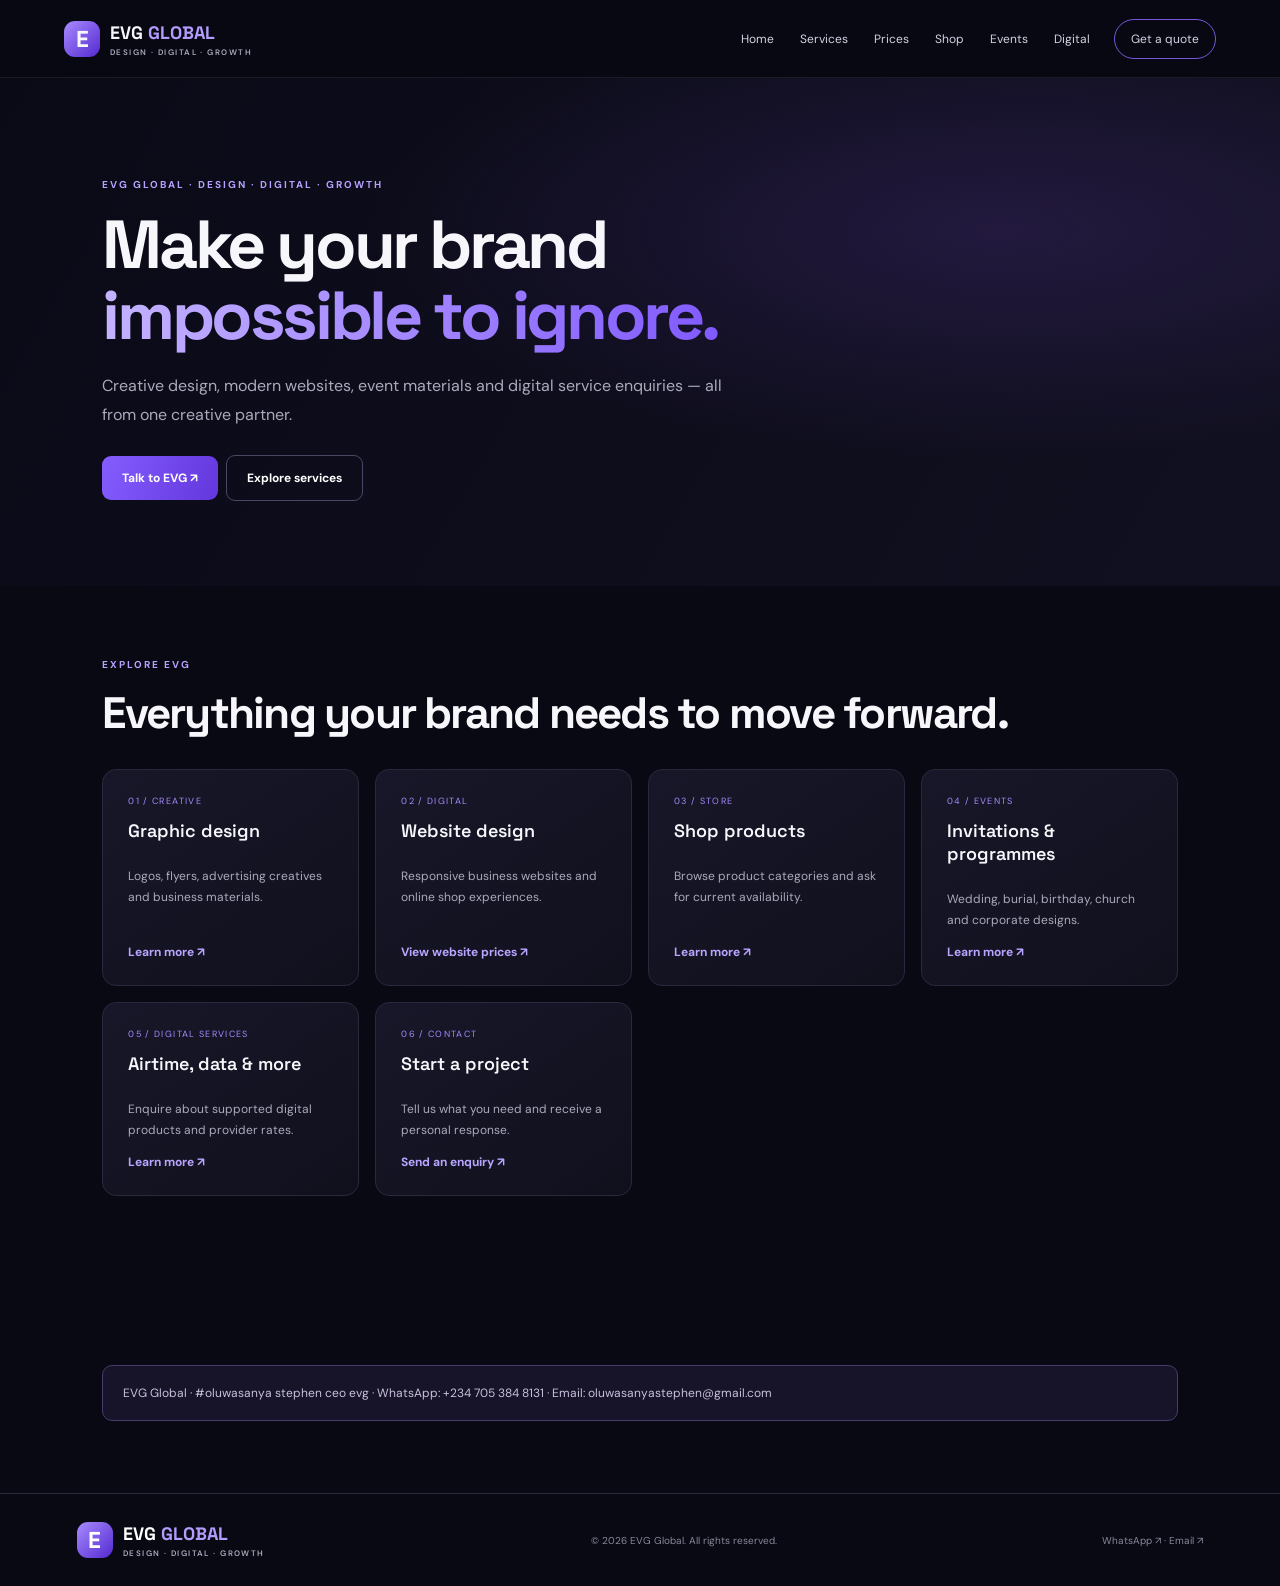
<file: index.html>
<!doctype html><html lang="en"><head><meta charset="utf-8"><meta name="viewport" content="width=device-width,initial-scale=1"><meta name="description" content="Creative design and digital solutions — EVG Global"><title>Creative design and digital solutions | EVG Global</title><link rel="preconnect" href="https://fonts.googleapis.com"><link href="https://fonts.googleapis.com/css2?family=DM+Sans:wght@400;500;600;700&family=Space+Grotesk:wght@500;600;700&display=swap" rel="stylesheet"><link rel="stylesheet" href="/style.css"><meta name="theme-color" content="#090914"><meta name="mobile-web-app-capable" content="yes"><meta name="apple-mobile-web-app-capable" content="yes"><meta name="apple-mobile-web-app-status-bar-style" content="black-translucent"><meta name="apple-mobile-web-app-title" content="EVG Global"><link rel="manifest" href="/manifest.webmanifest"><link rel="apple-touch-icon" href="/icons/icon-192.png"></head><body><header class="top"><a class="brand" href="/"><span class="mark">E</span><span>EVG<span class="purple"> GLOBAL</span><small>DESIGN · DIGITAL · GROWTH</small></span></a><button class="menu" id="menu">☰</button><nav id="nav"><a href="/">Home</a><a href="/services.html">Services</a><a href="/pricing.html">Prices</a><a href="/shop.html">Shop</a><a href="/invitations.html">Events</a><a href="/digital-services.html">Digital</a><a class="navcta" href="/contact.html">Get a quote</a></nav></header><main><section class="hero"><div class="eyebrow">EVG GLOBAL · DESIGN · DIGITAL · GROWTH</div><h1>Make your brand<br><span class='gradient'>impossible to ignore.</span></h1><p>Creative design, modern websites, event materials and digital service enquiries — all from one creative partner.</p><a class="btn" href="/contact.html">Talk to EVG ↗</a><a class="btn alt" href="/services.html">Explore services</a></section><section class="section"><div class="eyebrow">EXPLORE EVG</div><h2>Everything your brand needs to move forward.</h2><div class="cards"><article class="card"><span class="tag">01 / CREATIVE</span><h3>Graphic design</h3><p>Logos, flyers, advertising creatives and business materials.</p><a href="/services.html">Learn more ↗</a></article><article class="card"><span class="tag">02 / DIGITAL</span><h3>Website design</h3><p>Responsive business websites and online shop experiences.</p><a href="/pricing.html">View website prices ↗</a></article><article class="card"><span class="tag">03 / STORE</span><h3>Shop products</h3><p>Browse product categories and ask for current availability.</p><a href="/shop.html">Learn more ↗</a></article><article class="card"><span class="tag">04 / EVENTS</span><h3>Invitations & programmes</h3><p>Wedding, burial, birthday, church and corporate designs.</p><a href="/invitations.html">Learn more ↗</a></article><article class="card"><span class="tag">05 / DIGITAL SERVICES</span><h3>Airtime, data & more</h3><p>Enquire about supported digital products and provider rates.</p><a href="/digital-services.html">Learn more ↗</a></article><article class="card"><span class="tag">06 / CONTACT</span><h3>Start a project</h3><p>Tell us what you need and receive a personal response.</p><a href="/contact.html">Send an enquiry ↗</a></article></div></section><section class="section"><div class="notice">EVG Global · #oluwasanya stephen ceo evg · WhatsApp: +234 705 384 8131 · Email: oluwasanyastephen@gmail.com</div></section></main><footer><a class="brand" href="/"><span class="mark">E</span><span>EVG<span class="purple"> GLOBAL</span><small>DESIGN · DIGITAL · GROWTH</small></span></a><span>© 2026 EVG Global. All rights reserved.</span><span><a href="https://wa.me/2347053848131">WhatsApp ↗</a> · <a href="mailto:oluwasanyastephen@gmail.com">Email ↗</a></span></footer><script src="/app.js"></script><script>if('serviceWorker' in navigator){window.addEventListener('load',()=>navigator.serviceWorker.register('/service-worker.js').catch(()=>{}));}</script></body></html>
</file>
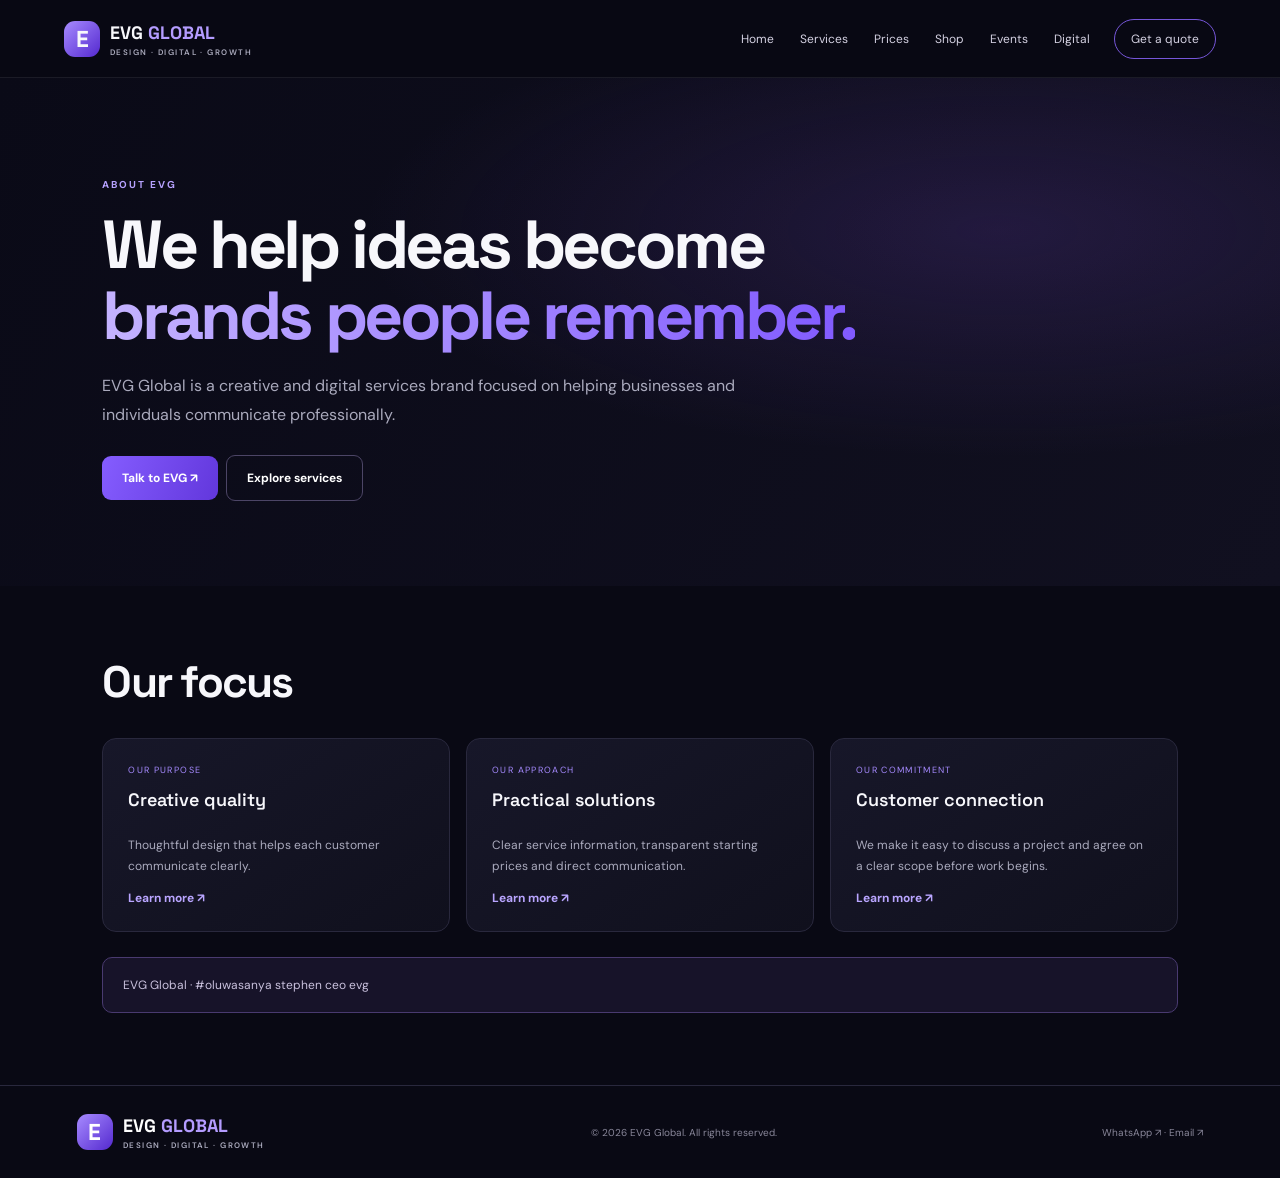
<file: about.html>
<!doctype html><html lang="en"><head><meta charset="utf-8"><meta name="viewport" content="width=device-width,initial-scale=1"><meta name="description" content="About EVG Global — EVG Global"><title>About EVG Global | EVG Global</title><link rel="preconnect" href="https://fonts.googleapis.com"><link href="https://fonts.googleapis.com/css2?family=DM+Sans:wght@400;500;600;700&family=Space+Grotesk:wght@500;600;700&display=swap" rel="stylesheet"><link rel="stylesheet" href="/style.css"><meta name="theme-color" content="#090914"><meta name="mobile-web-app-capable" content="yes"><meta name="apple-mobile-web-app-capable" content="yes"><meta name="apple-mobile-web-app-status-bar-style" content="black-translucent"><meta name="apple-mobile-web-app-title" content="EVG Global"><link rel="manifest" href="/manifest.webmanifest"><link rel="apple-touch-icon" href="/icons/icon-192.png"></head><body><header class="top"><a class="brand" href="/"><span class="mark">E</span><span>EVG<span class="purple"> GLOBAL</span><small>DESIGN · DIGITAL · GROWTH</small></span></a><button class="menu" id="menu">☰</button><nav id="nav"><a href="/">Home</a><a href="/services.html">Services</a><a href="/pricing.html">Prices</a><a href="/shop.html">Shop</a><a href="/invitations.html">Events</a><a href="/digital-services.html">Digital</a><a class="navcta" href="/contact.html">Get a quote</a></nav></header><main><section class="hero"><div class="eyebrow">ABOUT EVG</div><h1>We help ideas become<br><span class='gradient'>brands people remember.</span></h1><p>EVG Global is a creative and digital services brand focused on helping businesses and individuals communicate professionally.</p><a class="btn" href="/contact.html">Talk to EVG ↗</a><a class="btn alt" href="/services.html">Explore services</a></section><section class="section"><h2>Our focus</h2><div class="cards"><article class="card"><span class="tag">OUR PURPOSE</span><h3>Creative quality</h3><p>Thoughtful design that helps each customer communicate clearly.</p><a href="/services.html">Learn more ↗</a></article><article class="card"><span class="tag">OUR APPROACH</span><h3>Practical solutions</h3><p>Clear service information, transparent starting prices and direct communication.</p><a href="/pricing.html">Learn more ↗</a></article><article class="card"><span class="tag">OUR COMMITMENT</span><h3>Customer connection</h3><p>We make it easy to discuss a project and agree on a clear scope before work begins.</p><a href="/contact.html">Learn more ↗</a></article></div><div class="notice">EVG Global · #oluwasanya stephen ceo evg</div></section></main><footer><a class="brand" href="/"><span class="mark">E</span><span>EVG<span class="purple"> GLOBAL</span><small>DESIGN · DIGITAL · GROWTH</small></span></a><span>© 2026 EVG Global. All rights reserved.</span><span><a href="https://wa.me/2347053848131">WhatsApp ↗</a> · <a href="mailto:oluwasanyastephen@gmail.com">Email ↗</a></span></footer><script src="/app.js"></script><script>if('serviceWorker' in navigator){window.addEventListener('load',()=>navigator.serviceWorker.register('/service-worker.js').catch(()=>{}));}</script></body></html>
</file>
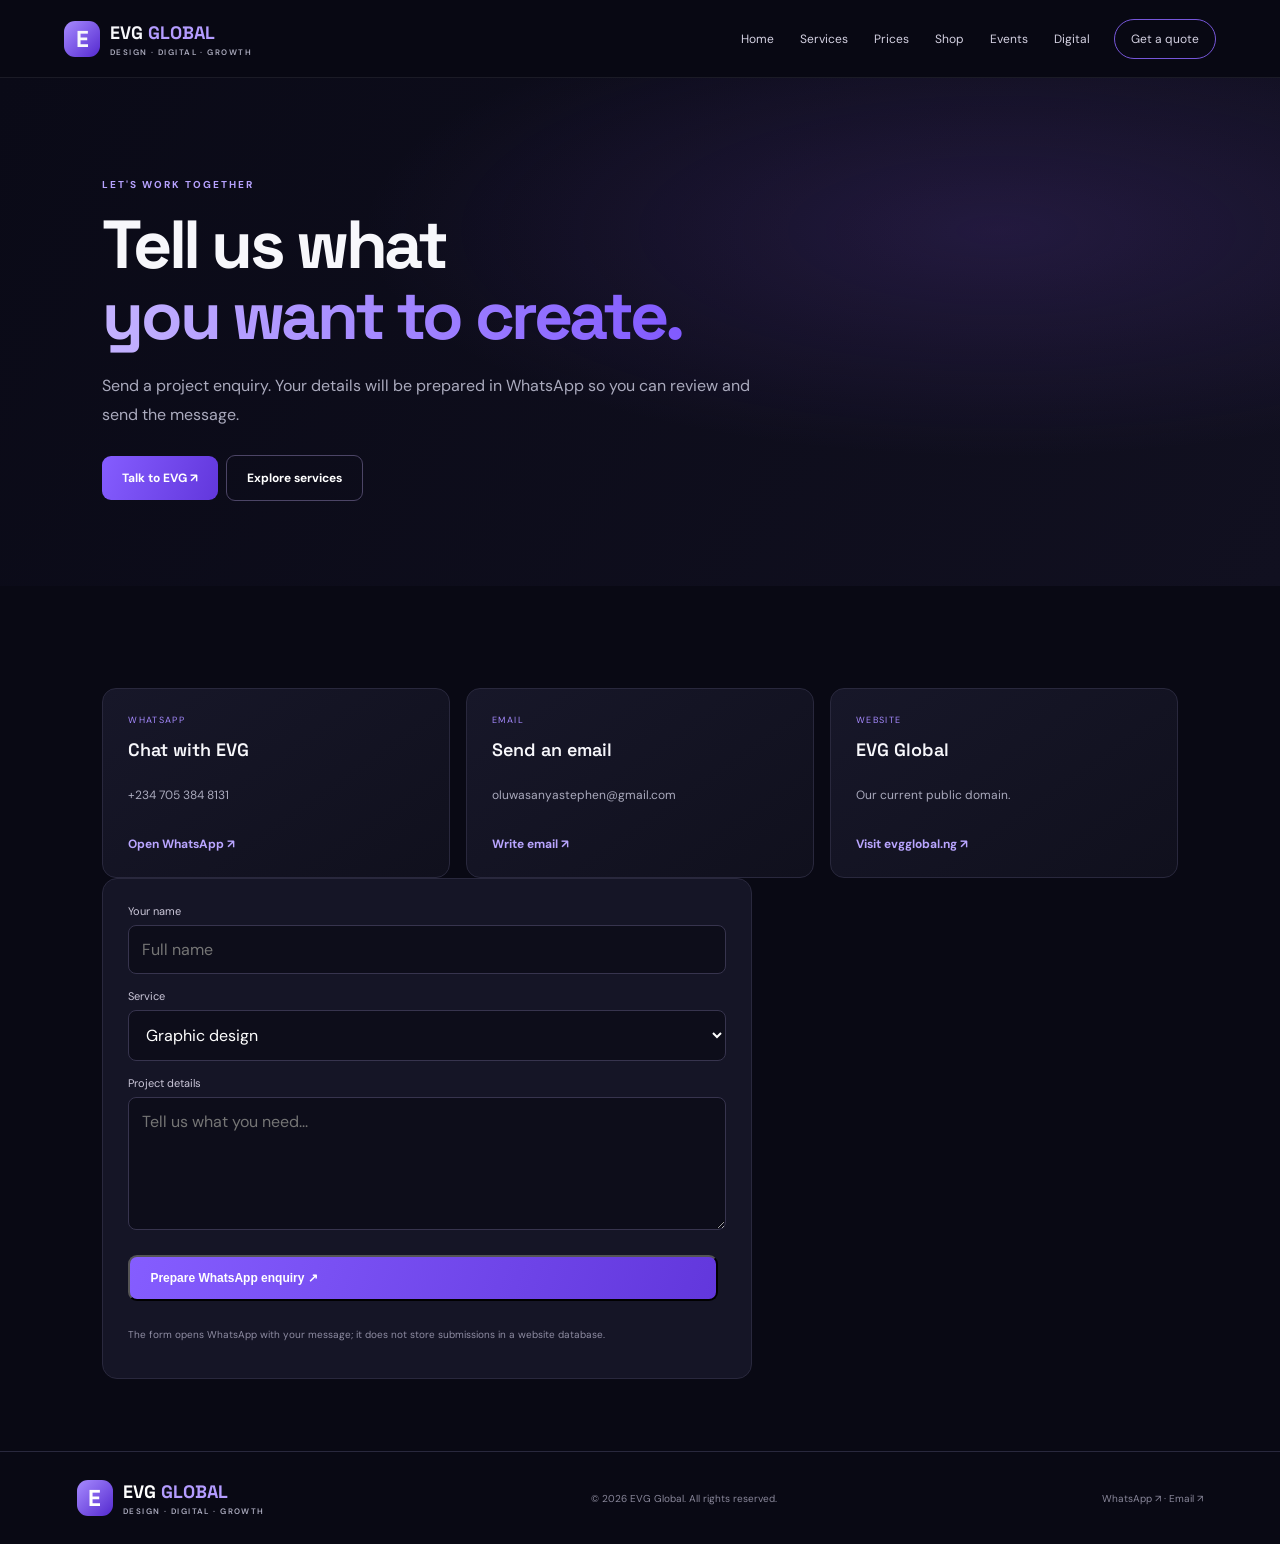
<file: contact.html>
<!doctype html><html lang="en"><head><meta charset="utf-8"><meta name="viewport" content="width=device-width,initial-scale=1"><meta name="description" content="Contact EVG Global — EVG Global"><title>Contact EVG Global | EVG Global</title><link rel="preconnect" href="https://fonts.googleapis.com"><link href="https://fonts.googleapis.com/css2?family=DM+Sans:wght@400;500;600;700&family=Space+Grotesk:wght@500;600;700&display=swap" rel="stylesheet"><link rel="stylesheet" href="/style.css"><meta name="theme-color" content="#090914"><meta name="mobile-web-app-capable" content="yes"><meta name="apple-mobile-web-app-capable" content="yes"><meta name="apple-mobile-web-app-status-bar-style" content="black-translucent"><meta name="apple-mobile-web-app-title" content="EVG Global"><link rel="manifest" href="/manifest.webmanifest"><link rel="apple-touch-icon" href="/icons/icon-192.png"></head><body><header class="top"><a class="brand" href="/"><span class="mark">E</span><span>EVG<span class="purple"> GLOBAL</span><small>DESIGN · DIGITAL · GROWTH</small></span></a><button class="menu" id="menu">☰</button><nav id="nav"><a href="/">Home</a><a href="/services.html">Services</a><a href="/pricing.html">Prices</a><a href="/shop.html">Shop</a><a href="/invitations.html">Events</a><a href="/digital-services.html">Digital</a><a class="navcta" href="/contact.html">Get a quote</a></nav></header><main><section class="hero"><div class="eyebrow">LET'S WORK TOGETHER</div><h1>Tell us what<br><span class='gradient'>you want to create.</span></h1><p>Send a project enquiry. Your details will be prepared in WhatsApp so you can review and send the message.</p><a class="btn" href="/contact.html">Talk to EVG ↗</a><a class="btn alt" href="/services.html">Explore services</a></section><section class="section"><div class="cards"><article class="card"><span class="tag">WHATSAPP</span><h3>Chat with EVG</h3><p>+234 705 384 8131</p><a href="https://wa.me/2347053848131">Open WhatsApp ↗</a></article><article class="card"><span class="tag">EMAIL</span><h3>Send an email</h3><p>oluwasanyastephen@gmail.com</p><a href="mailto:oluwasanyastephen@gmail.com">Write email ↗</a></article><article class="card"><span class="tag">WEBSITE</span><h3>EVG Global</h3><p>Our current public domain.</p><a href="https://www.evgglobal.ng">Visit evgglobal.ng ↗</a></article></div><form class="formbox" id="quote"><label>Your name<input name="name" required placeholder="Full name"></label><label>Service<select name="service"><option>Graphic design</option><option>Website design</option><option>Brand identity</option><option>Wedding / event design</option><option>Shop / product enquiry</option><option>Digital service enquiry</option><option>Other</option></select></label><label>Project details<textarea name="details" rows="5" required placeholder="Tell us what you need..."></textarea></label><button class="btn" type="submit">Prepare WhatsApp enquiry ↗</button><p class="fine">The form opens WhatsApp with your message; it does not store submissions in a website database.</p></form></section></main><footer><a class="brand" href="/"><span class="mark">E</span><span>EVG<span class="purple"> GLOBAL</span><small>DESIGN · DIGITAL · GROWTH</small></span></a><span>© 2026 EVG Global. All rights reserved.</span><span><a href="https://wa.me/2347053848131">WhatsApp ↗</a> · <a href="mailto:oluwasanyastephen@gmail.com">Email ↗</a></span></footer><script src="/app.js"></script><script>if('serviceWorker' in navigator){window.addEventListener('load',()=>navigator.serviceWorker.register('/service-worker.js').catch(()=>{}));}</script></body></html>
</file>
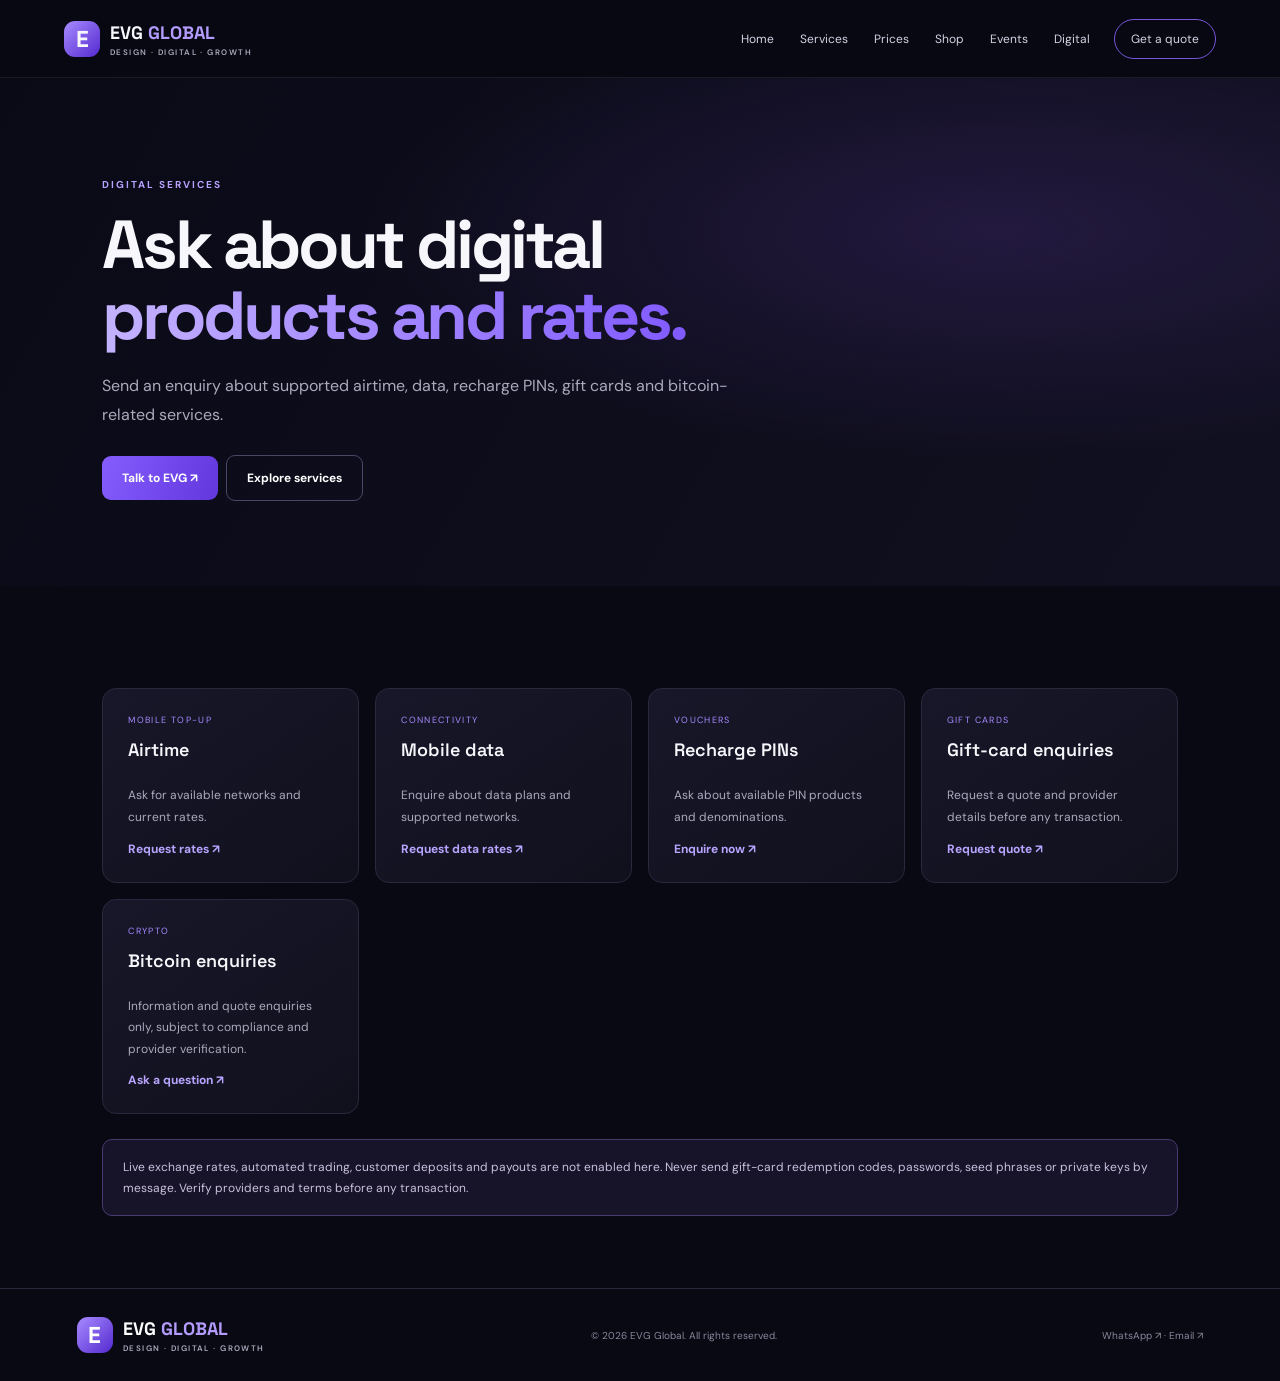
<file: digital-services.html>
<!doctype html><html lang="en"><head><meta charset="utf-8"><meta name="viewport" content="width=device-width,initial-scale=1"><meta name="description" content="Digital service enquiries — EVG Global"><title>Digital service enquiries | EVG Global</title><link rel="preconnect" href="https://fonts.googleapis.com"><link href="https://fonts.googleapis.com/css2?family=DM+Sans:wght@400;500;600;700&family=Space+Grotesk:wght@500;600;700&display=swap" rel="stylesheet"><link rel="stylesheet" href="/style.css"><meta name="theme-color" content="#090914"><meta name="mobile-web-app-capable" content="yes"><meta name="apple-mobile-web-app-capable" content="yes"><meta name="apple-mobile-web-app-status-bar-style" content="black-translucent"><meta name="apple-mobile-web-app-title" content="EVG Global"><link rel="manifest" href="/manifest.webmanifest"><link rel="apple-touch-icon" href="/icons/icon-192.png"></head><body><header class="top"><a class="brand" href="/"><span class="mark">E</span><span>EVG<span class="purple"> GLOBAL</span><small>DESIGN · DIGITAL · GROWTH</small></span></a><button class="menu" id="menu">☰</button><nav id="nav"><a href="/">Home</a><a href="/services.html">Services</a><a href="/pricing.html">Prices</a><a href="/shop.html">Shop</a><a href="/invitations.html">Events</a><a href="/digital-services.html">Digital</a><a class="navcta" href="/contact.html">Get a quote</a></nav></header><main><section class="hero"><div class="eyebrow">DIGITAL SERVICES</div><h1>Ask about digital<br><span class='gradient'>products and rates.</span></h1><p>Send an enquiry about supported airtime, data, recharge PINs, gift cards and bitcoin-related services.</p><a class="btn" href="/contact.html">Talk to EVG ↗</a><a class="btn alt" href="/services.html">Explore services</a></section><section class="section"><div class="cards"><article class="card"><span class="tag">MOBILE TOP-UP</span><h3>Airtime</h3><p>Ask for available networks and current rates.</p><a href="/contact.html">Request rates ↗</a></article><article class="card"><span class="tag">CONNECTIVITY</span><h3>Mobile data</h3><p>Enquire about data plans and supported networks.</p><a href="/contact.html">Request data rates ↗</a></article><article class="card"><span class="tag">VOUCHERS</span><h3>Recharge PINs</h3><p>Ask about available PIN products and denominations.</p><a href="/contact.html">Enquire now ↗</a></article><article class="card"><span class="tag">GIFT CARDS</span><h3>Gift-card enquiries</h3><p>Request a quote and provider details before any transaction.</p><a href="/contact.html">Request quote ↗</a></article><article class="card"><span class="tag">CRYPTO</span><h3>Bitcoin enquiries</h3><p>Information and quote enquiries only, subject to compliance and provider verification.</p><a href="/contact.html">Ask a question ↗</a></article></div><div class="notice">Live exchange rates, automated trading, customer deposits and payouts are not enabled here. Never send gift-card redemption codes, passwords, seed phrases or private keys by message. Verify providers and terms before any transaction.</div></section></main><footer><a class="brand" href="/"><span class="mark">E</span><span>EVG<span class="purple"> GLOBAL</span><small>DESIGN · DIGITAL · GROWTH</small></span></a><span>© 2026 EVG Global. All rights reserved.</span><span><a href="https://wa.me/2347053848131">WhatsApp ↗</a> · <a href="mailto:oluwasanyastephen@gmail.com">Email ↗</a></span></footer><script src="/app.js"></script><script>if('serviceWorker' in navigator){window.addEventListener('load',()=>navigator.serviceWorker.register('/service-worker.js').catch(()=>{}));}</script></body></html>
</file>
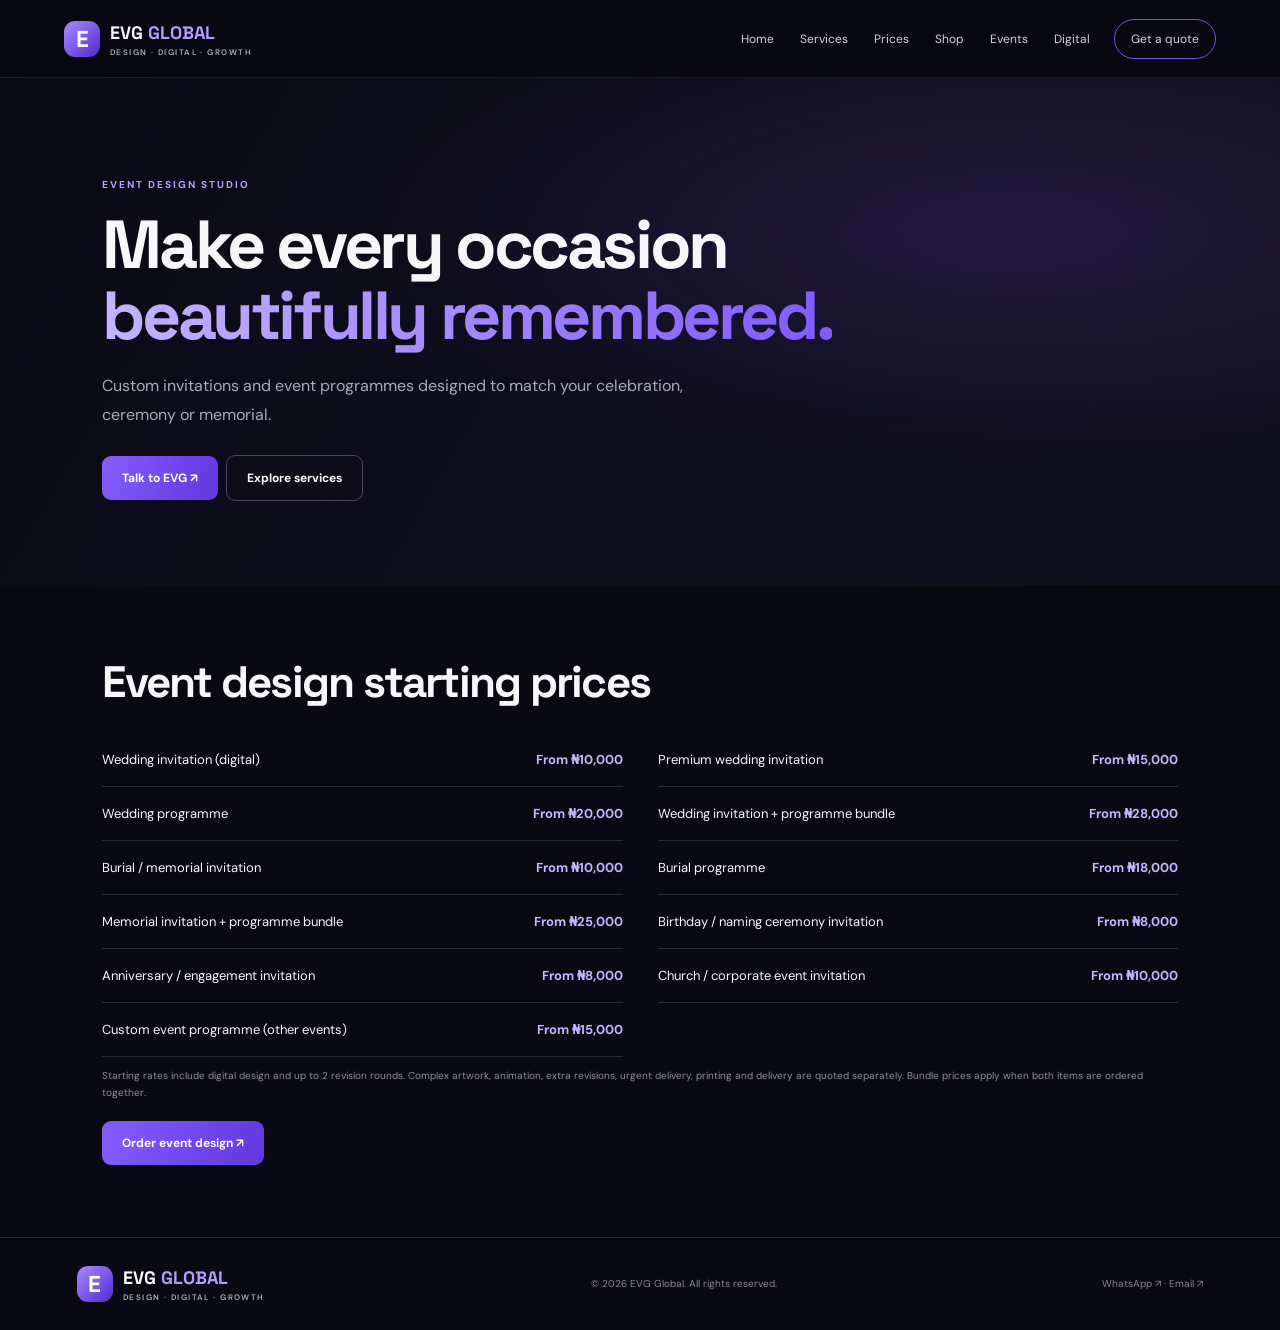
<file: invitations.html>
<!doctype html><html lang="en"><head><meta charset="utf-8"><meta name="viewport" content="width=device-width,initial-scale=1"><meta name="description" content="Invitations and event programmes — EVG Global"><title>Invitations and event programmes | EVG Global</title><link rel="preconnect" href="https://fonts.googleapis.com"><link href="https://fonts.googleapis.com/css2?family=DM+Sans:wght@400;500;600;700&family=Space+Grotesk:wght@500;600;700&display=swap" rel="stylesheet"><link rel="stylesheet" href="/style.css"><meta name="theme-color" content="#090914"><meta name="mobile-web-app-capable" content="yes"><meta name="apple-mobile-web-app-capable" content="yes"><meta name="apple-mobile-web-app-status-bar-style" content="black-translucent"><meta name="apple-mobile-web-app-title" content="EVG Global"><link rel="manifest" href="/manifest.webmanifest"><link rel="apple-touch-icon" href="/icons/icon-192.png"></head><body><header class="top"><a class="brand" href="/"><span class="mark">E</span><span>EVG<span class="purple"> GLOBAL</span><small>DESIGN · DIGITAL · GROWTH</small></span></a><button class="menu" id="menu">☰</button><nav id="nav"><a href="/">Home</a><a href="/services.html">Services</a><a href="/pricing.html">Prices</a><a href="/shop.html">Shop</a><a href="/invitations.html">Events</a><a href="/digital-services.html">Digital</a><a class="navcta" href="/contact.html">Get a quote</a></nav></header><main><section class="hero"><div class="eyebrow">EVENT DESIGN STUDIO</div><h1>Make every occasion<br><span class='gradient'>beautifully remembered.</span></h1><p>Custom invitations and event programmes designed to match your celebration, ceremony or memorial.</p><a class="btn" href="/contact.html">Talk to EVG ↗</a><a class="btn alt" href="/services.html">Explore services</a></section><section class="section"><h2>Event design starting prices</h2><div class="rows"><div class="rowprice"><span>Wedding invitation (digital)</span><b>From ₦10,000</b></div><div class="rowprice"><span>Premium wedding invitation</span><b>From ₦15,000</b></div><div class="rowprice"><span>Wedding programme</span><b>From ₦20,000</b></div><div class="rowprice"><span>Wedding invitation + programme bundle</span><b>From ₦28,000</b></div><div class="rowprice"><span>Burial / memorial invitation</span><b>From ₦10,000</b></div><div class="rowprice"><span>Burial programme</span><b>From ₦18,000</b></div><div class="rowprice"><span>Memorial invitation + programme bundle</span><b>From ₦25,000</b></div><div class="rowprice"><span>Birthday / naming ceremony invitation</span><b>From ₦8,000</b></div><div class="rowprice"><span>Anniversary / engagement invitation</span><b>From ₦8,000</b></div><div class="rowprice"><span>Church / corporate event invitation</span><b>From ₦10,000</b></div><div class="rowprice"><span>Custom event programme (other events)</span><b>From ₦15,000</b></div></div><p class="fine">Starting rates include digital design and up to 2 revision rounds. Complex artwork, animation, extra revisions, urgent delivery, printing and delivery are quoted separately. Bundle prices apply when both items are ordered together.</p><a class="btn" href="/contact.html">Order event design ↗</a></section></main><footer><a class="brand" href="/"><span class="mark">E</span><span>EVG<span class="purple"> GLOBAL</span><small>DESIGN · DIGITAL · GROWTH</small></span></a><span>© 2026 EVG Global. All rights reserved.</span><span><a href="https://wa.me/2347053848131">WhatsApp ↗</a> · <a href="mailto:oluwasanyastephen@gmail.com">Email ↗</a></span></footer><script src="/app.js"></script><script>if('serviceWorker' in navigator){window.addEventListener('load',()=>navigator.serviceWorker.register('/service-worker.js').catch(()=>{}));}</script></body></html>
</file>
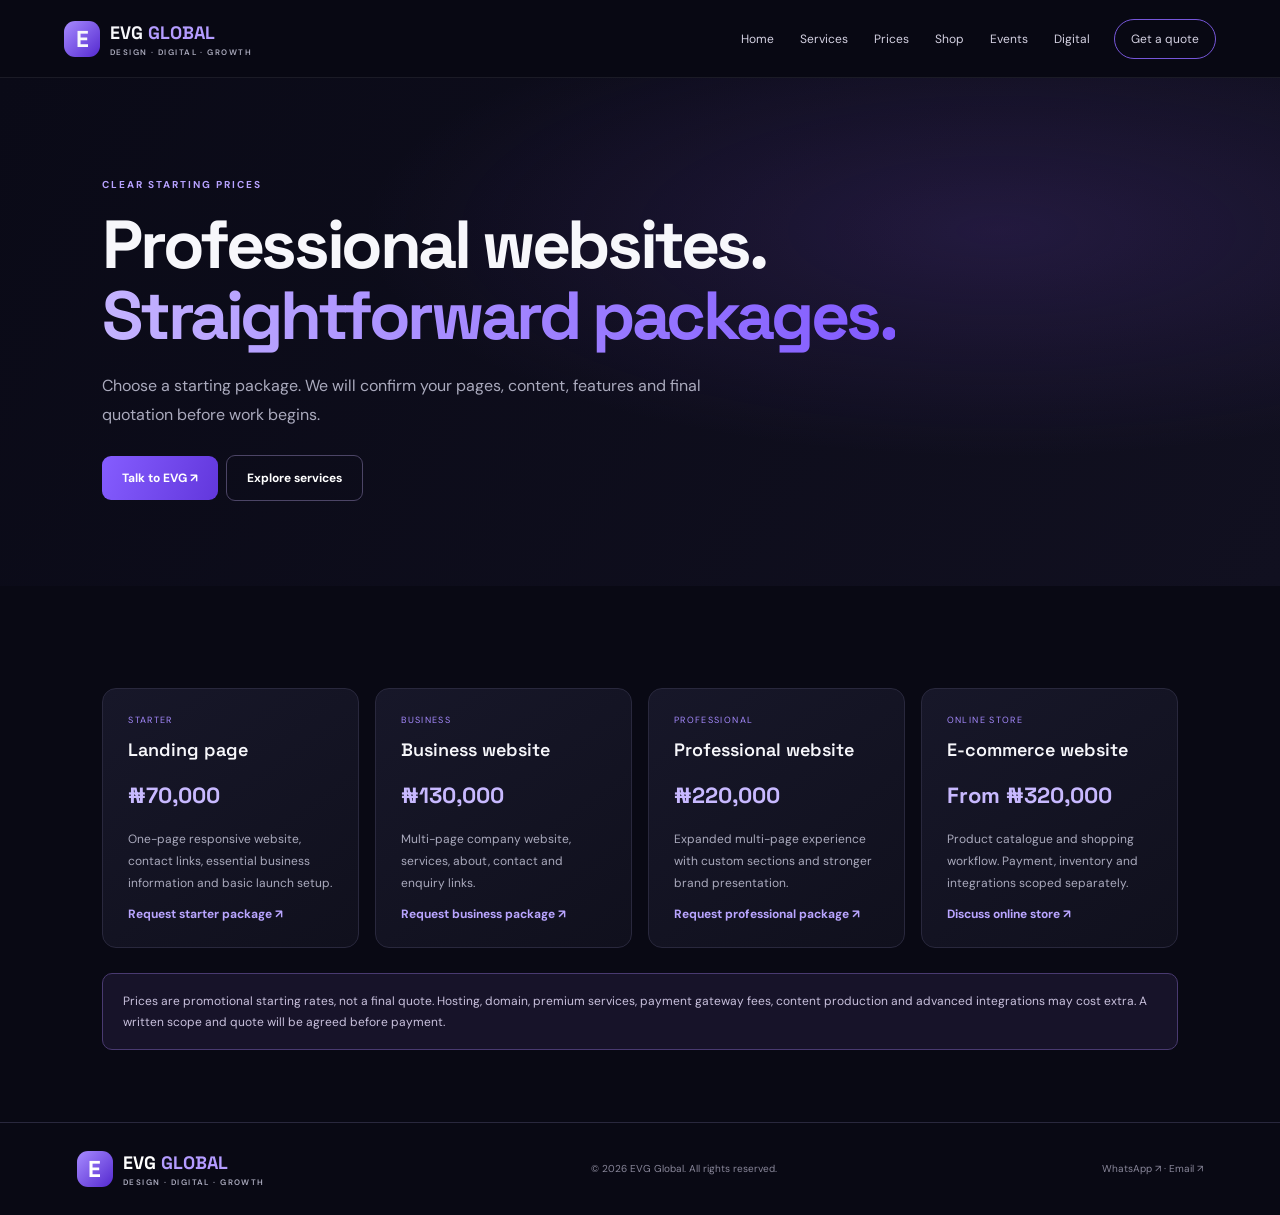
<file: pricing.html>
<!doctype html><html lang="en"><head><meta charset="utf-8"><meta name="viewport" content="width=device-width,initial-scale=1"><meta name="description" content="Website design prices — EVG Global"><title>Website design prices | EVG Global</title><link rel="preconnect" href="https://fonts.googleapis.com"><link href="https://fonts.googleapis.com/css2?family=DM+Sans:wght@400;500;600;700&family=Space+Grotesk:wght@500;600;700&display=swap" rel="stylesheet"><link rel="stylesheet" href="/style.css"><meta name="theme-color" content="#090914"><meta name="mobile-web-app-capable" content="yes"><meta name="apple-mobile-web-app-capable" content="yes"><meta name="apple-mobile-web-app-status-bar-style" content="black-translucent"><meta name="apple-mobile-web-app-title" content="EVG Global"><link rel="manifest" href="/manifest.webmanifest"><link rel="apple-touch-icon" href="/icons/icon-192.png"></head><body><header class="top"><a class="brand" href="/"><span class="mark">E</span><span>EVG<span class="purple"> GLOBAL</span><small>DESIGN · DIGITAL · GROWTH</small></span></a><button class="menu" id="menu">☰</button><nav id="nav"><a href="/">Home</a><a href="/services.html">Services</a><a href="/pricing.html">Prices</a><a href="/shop.html">Shop</a><a href="/invitations.html">Events</a><a href="/digital-services.html">Digital</a><a class="navcta" href="/contact.html">Get a quote</a></nav></header><main><section class="hero"><div class="eyebrow">CLEAR STARTING PRICES</div><h1>Professional websites.<br><span class='gradient'>Straightforward packages.</span></h1><p>Choose a starting package. We will confirm your pages, content, features and final quotation before work begins.</p><a class="btn" href="/contact.html">Talk to EVG ↗</a><a class="btn alt" href="/services.html">Explore services</a></section><section class="section"><div class="cards"><article class="card"><span class="tag">STARTER</span><h3>Landing page</h3><div class="price">₦70,000</div><p>One-page responsive website, contact links, essential business information and basic launch setup.</p><a href="/contact.html">Request starter package ↗</a></article><article class="card"><span class="tag">BUSINESS</span><h3>Business website</h3><div class="price">₦130,000</div><p>Multi-page company website, services, about, contact and enquiry links.</p><a href="/contact.html">Request business package ↗</a></article><article class="card"><span class="tag">PROFESSIONAL</span><h3>Professional website</h3><div class="price">₦220,000</div><p>Expanded multi-page experience with custom sections and stronger brand presentation.</p><a href="/contact.html">Request professional package ↗</a></article><article class="card"><span class="tag">ONLINE STORE</span><h3>E-commerce website</h3><div class="price">From ₦320,000</div><p>Product catalogue and shopping workflow. Payment, inventory and integrations scoped separately.</p><a href="/contact.html">Discuss online store ↗</a></article></div><div class="notice">Prices are promotional starting rates, not a final quote. Hosting, domain, premium services, payment gateway fees, content production and advanced integrations may cost extra. A written scope and quote will be agreed before payment.</div></section></main><footer><a class="brand" href="/"><span class="mark">E</span><span>EVG<span class="purple"> GLOBAL</span><small>DESIGN · DIGITAL · GROWTH</small></span></a><span>© 2026 EVG Global. All rights reserved.</span><span><a href="https://wa.me/2347053848131">WhatsApp ↗</a> · <a href="mailto:oluwasanyastephen@gmail.com">Email ↗</a></span></footer><script src="/app.js"></script><script>if('serviceWorker' in navigator){window.addEventListener('load',()=>navigator.serviceWorker.register('/service-worker.js').catch(()=>{}));}</script></body></html>
</file>
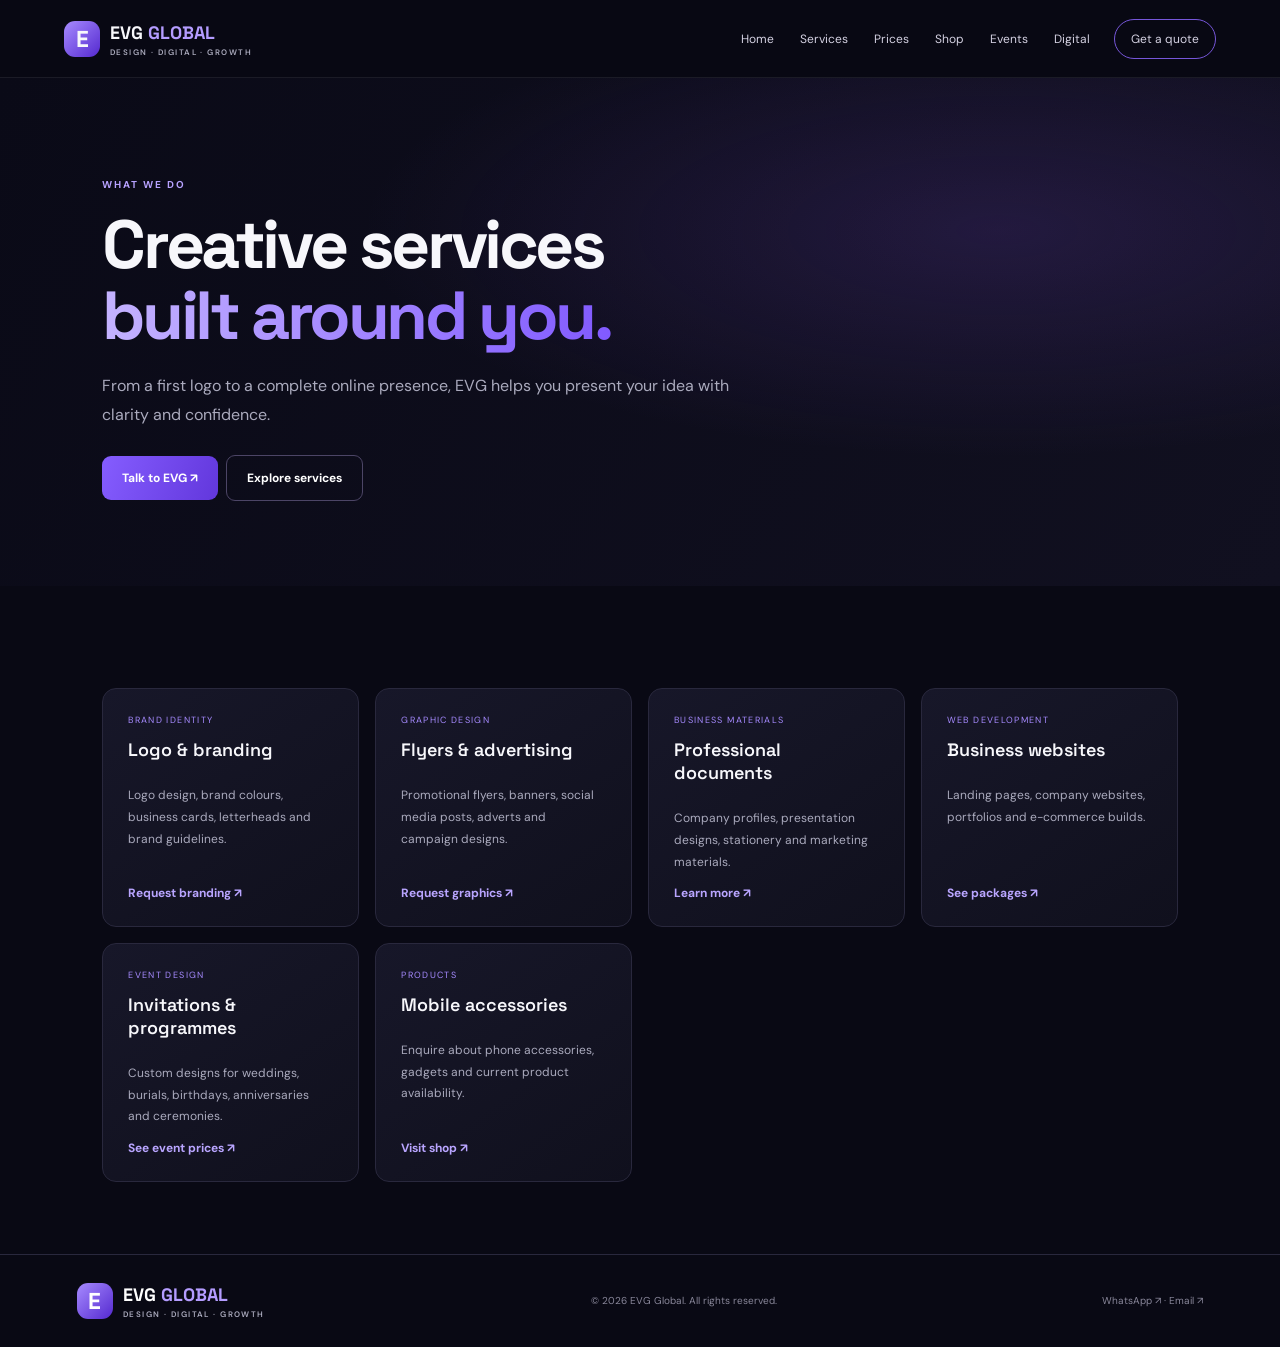
<file: services.html>
<!doctype html><html lang="en"><head><meta charset="utf-8"><meta name="viewport" content="width=device-width,initial-scale=1"><meta name="description" content="Our services — EVG Global"><title>Our services | EVG Global</title><link rel="preconnect" href="https://fonts.googleapis.com"><link href="https://fonts.googleapis.com/css2?family=DM+Sans:wght@400;500;600;700&family=Space+Grotesk:wght@500;600;700&display=swap" rel="stylesheet"><link rel="stylesheet" href="/style.css"><meta name="theme-color" content="#090914"><meta name="mobile-web-app-capable" content="yes"><meta name="apple-mobile-web-app-capable" content="yes"><meta name="apple-mobile-web-app-status-bar-style" content="black-translucent"><meta name="apple-mobile-web-app-title" content="EVG Global"><link rel="manifest" href="/manifest.webmanifest"><link rel="apple-touch-icon" href="/icons/icon-192.png"></head><body><header class="top"><a class="brand" href="/"><span class="mark">E</span><span>EVG<span class="purple"> GLOBAL</span><small>DESIGN · DIGITAL · GROWTH</small></span></a><button class="menu" id="menu">☰</button><nav id="nav"><a href="/">Home</a><a href="/services.html">Services</a><a href="/pricing.html">Prices</a><a href="/shop.html">Shop</a><a href="/invitations.html">Events</a><a href="/digital-services.html">Digital</a><a class="navcta" href="/contact.html">Get a quote</a></nav></header><main><section class="hero"><div class="eyebrow">WHAT WE DO</div><h1>Creative services<br><span class='gradient'>built around you.</span></h1><p>From a first logo to a complete online presence, EVG helps you present your idea with clarity and confidence.</p><a class="btn" href="/contact.html">Talk to EVG ↗</a><a class="btn alt" href="/services.html">Explore services</a></section><section class="section"><div class="cards"><article class="card"><span class="tag">BRAND IDENTITY</span><h3>Logo & branding</h3><p>Logo design, brand colours, business cards, letterheads and brand guidelines.</p><a href="/contact.html">Request branding ↗</a></article><article class="card"><span class="tag">GRAPHIC DESIGN</span><h3>Flyers & advertising</h3><p>Promotional flyers, banners, social media posts, adverts and campaign designs.</p><a href="/contact.html">Request graphics ↗</a></article><article class="card"><span class="tag">BUSINESS MATERIALS</span><h3>Professional documents</h3><p>Company profiles, presentation designs, stationery and marketing materials.</p><a href="/contact.html">Learn more ↗</a></article><article class="card"><span class="tag">WEB DEVELOPMENT</span><h3>Business websites</h3><p>Landing pages, company websites, portfolios and e-commerce builds.</p><a href="/pricing.html">See packages ↗</a></article><article class="card"><span class="tag">EVENT DESIGN</span><h3>Invitations & programmes</h3><p>Custom designs for weddings, burials, birthdays, anniversaries and ceremonies.</p><a href="/invitations.html">See event prices ↗</a></article><article class="card"><span class="tag">PRODUCTS</span><h3>Mobile accessories</h3><p>Enquire about phone accessories, gadgets and current product availability.</p><a href="/shop.html">Visit shop ↗</a></article></div></section></main><footer><a class="brand" href="/"><span class="mark">E</span><span>EVG<span class="purple"> GLOBAL</span><small>DESIGN · DIGITAL · GROWTH</small></span></a><span>© 2026 EVG Global. All rights reserved.</span><span><a href="https://wa.me/2347053848131">WhatsApp ↗</a> · <a href="mailto:oluwasanyastephen@gmail.com">Email ↗</a></span></footer><script src="/app.js"></script><script>if('serviceWorker' in navigator){window.addEventListener('load',()=>navigator.serviceWorker.register('/service-worker.js').catch(()=>{}));}</script></body></html>
</file>
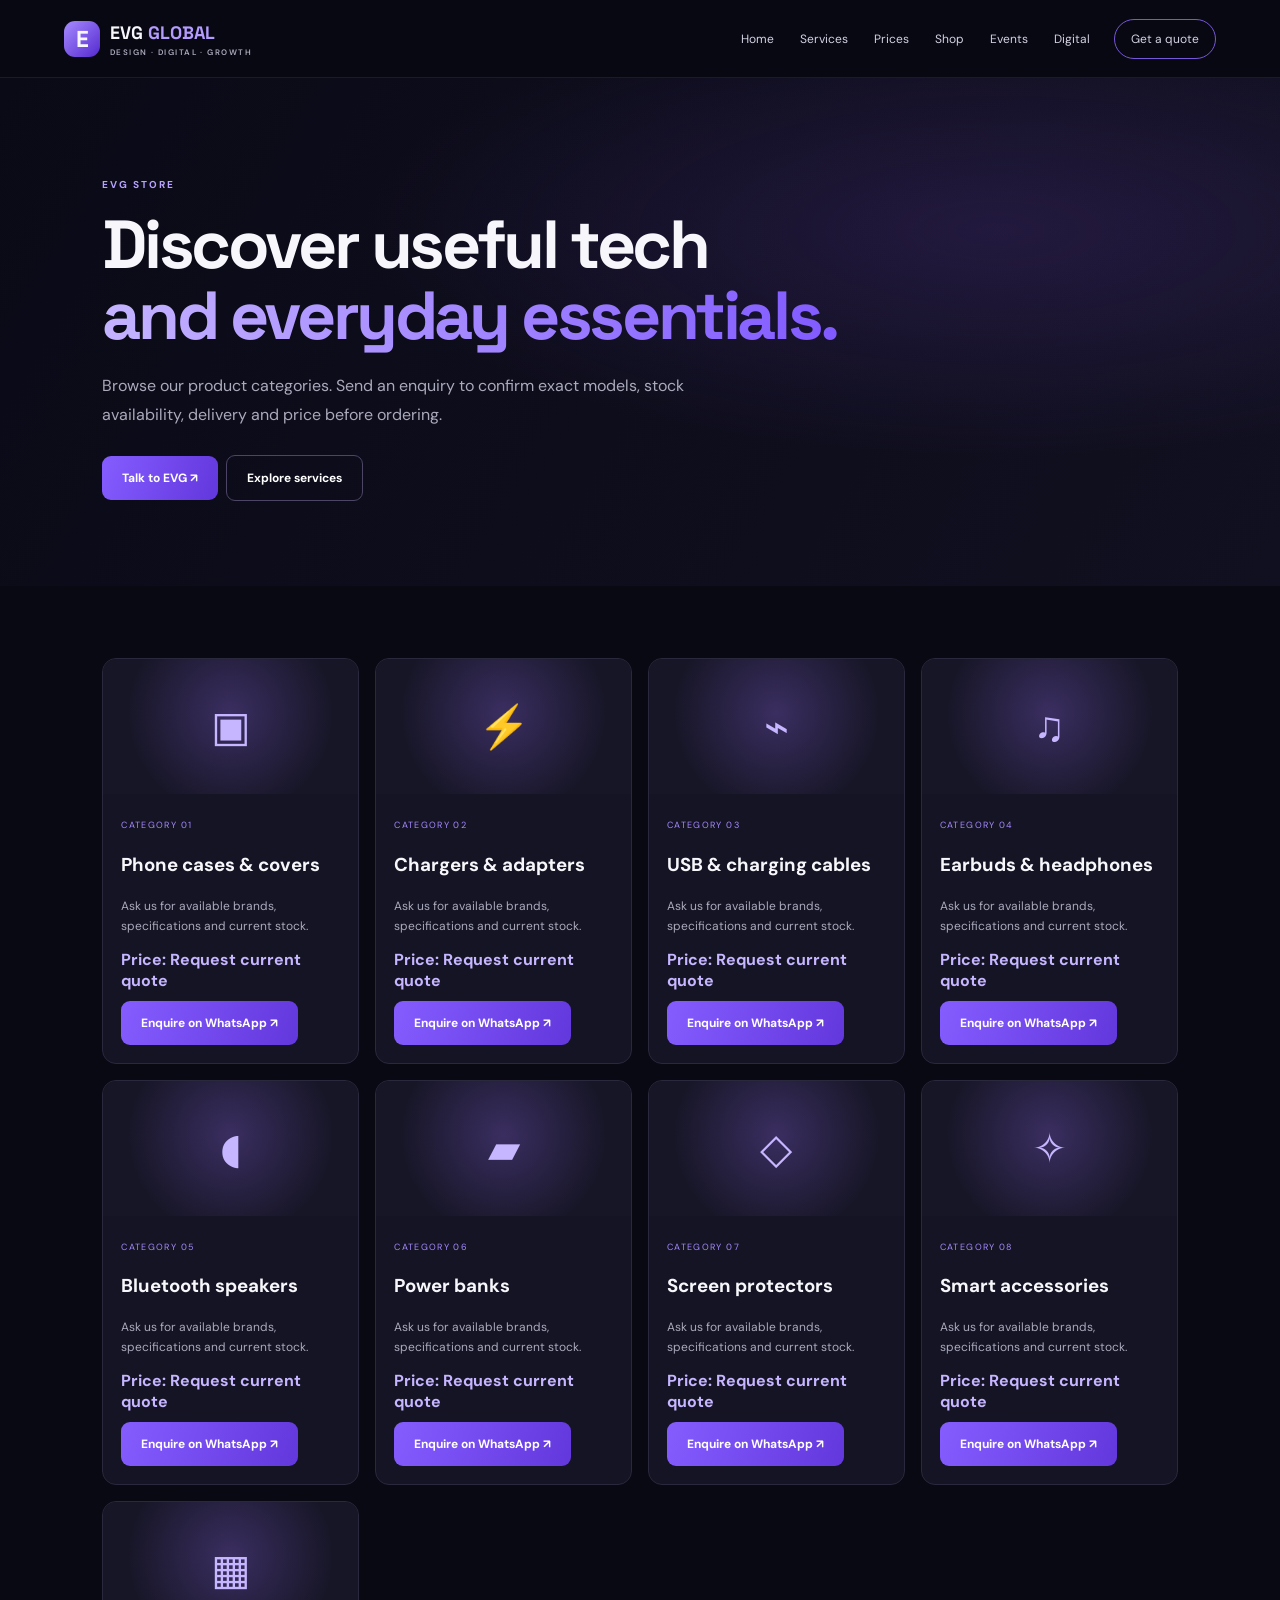
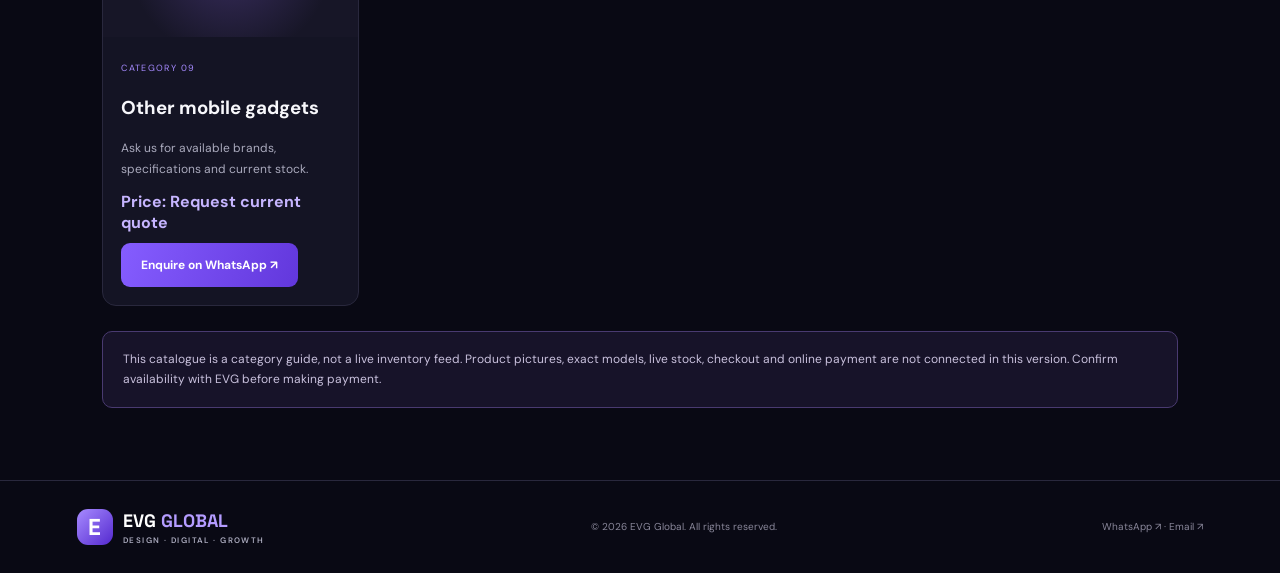
<file: shop.html>
<!doctype html><html lang="en"><head><meta charset="utf-8"><meta name="viewport" content="width=device-width,initial-scale=1"><meta name="description" content="EVG shop — EVG Global"><title>EVG shop | EVG Global</title><link rel="preconnect" href="https://fonts.googleapis.com"><link href="https://fonts.googleapis.com/css2?family=DM+Sans:wght@400;500;600;700&family=Space+Grotesk:wght@500;600;700&display=swap" rel="stylesheet"><link rel="stylesheet" href="/style.css"><meta name="theme-color" content="#090914"><meta name="mobile-web-app-capable" content="yes"><meta name="apple-mobile-web-app-capable" content="yes"><meta name="apple-mobile-web-app-status-bar-style" content="black-translucent"><meta name="apple-mobile-web-app-title" content="EVG Global"><link rel="manifest" href="/manifest.webmanifest"><link rel="apple-touch-icon" href="/icons/icon-192.png"></head><body><header class="top"><a class="brand" href="/"><span class="mark">E</span><span>EVG<span class="purple"> GLOBAL</span><small>DESIGN · DIGITAL · GROWTH</small></span></a><button class="menu" id="menu">☰</button><nav id="nav"><a href="/">Home</a><a href="/services.html">Services</a><a href="/pricing.html">Prices</a><a href="/shop.html">Shop</a><a href="/invitations.html">Events</a><a href="/digital-services.html">Digital</a><a class="navcta" href="/contact.html">Get a quote</a></nav></header><main><section class="hero"><div class="eyebrow">EVG STORE</div><h1>Discover useful tech<br><span class='gradient'>and everyday essentials.</span></h1><p>Browse our product categories. Send an enquiry to confirm exact models, stock availability, delivery and price before ordering.</p><a class="btn" href="/contact.html">Talk to EVG ↗</a><a class="btn alt" href="/services.html">Explore services</a></section><section class="section"><div class="shopgrid"><article class="product"><div class="visual">▣</div><div class="body"><span class="tag">CATEGORY 01</span><h3>Phone cases & covers</h3><p>Ask us for available brands, specifications and current stock.</p><b>Price: Request current quote</b><br><a class="btn" href="https://wa.me/2347053848131?text=Hello%20EVG%20Global%2C%20please%20send%20me%20current%20prices%20and%20availability%20for%20Phone%20cases%20%26%20covers.">Enquire on WhatsApp ↗</a></div></article><article class="product"><div class="visual">⚡</div><div class="body"><span class="tag">CATEGORY 02</span><h3>Chargers & adapters</h3><p>Ask us for available brands, specifications and current stock.</p><b>Price: Request current quote</b><br><a class="btn" href="https://wa.me/2347053848131?text=Hello%20EVG%20Global%2C%20please%20send%20me%20current%20prices%20and%20availability%20for%20Chargers%20%26%20adapters.">Enquire on WhatsApp ↗</a></div></article><article class="product"><div class="visual">⌁</div><div class="body"><span class="tag">CATEGORY 03</span><h3>USB & charging cables</h3><p>Ask us for available brands, specifications and current stock.</p><b>Price: Request current quote</b><br><a class="btn" href="https://wa.me/2347053848131?text=Hello%20EVG%20Global%2C%20please%20send%20me%20current%20prices%20and%20availability%20for%20USB%20%26%20charging%20cables.">Enquire on WhatsApp ↗</a></div></article><article class="product"><div class="visual">♫</div><div class="body"><span class="tag">CATEGORY 04</span><h3>Earbuds & headphones</h3><p>Ask us for available brands, specifications and current stock.</p><b>Price: Request current quote</b><br><a class="btn" href="https://wa.me/2347053848131?text=Hello%20EVG%20Global%2C%20please%20send%20me%20current%20prices%20and%20availability%20for%20Earbuds%20%26%20headphones.">Enquire on WhatsApp ↗</a></div></article><article class="product"><div class="visual">◖</div><div class="body"><span class="tag">CATEGORY 05</span><h3>Bluetooth speakers</h3><p>Ask us for available brands, specifications and current stock.</p><b>Price: Request current quote</b><br><a class="btn" href="https://wa.me/2347053848131?text=Hello%20EVG%20Global%2C%20please%20send%20me%20current%20prices%20and%20availability%20for%20Bluetooth%20speakers.">Enquire on WhatsApp ↗</a></div></article><article class="product"><div class="visual">▰</div><div class="body"><span class="tag">CATEGORY 06</span><h3>Power banks</h3><p>Ask us for available brands, specifications and current stock.</p><b>Price: Request current quote</b><br><a class="btn" href="https://wa.me/2347053848131?text=Hello%20EVG%20Global%2C%20please%20send%20me%20current%20prices%20and%20availability%20for%20Power%20banks.">Enquire on WhatsApp ↗</a></div></article><article class="product"><div class="visual">◇</div><div class="body"><span class="tag">CATEGORY 07</span><h3>Screen protectors</h3><p>Ask us for available brands, specifications and current stock.</p><b>Price: Request current quote</b><br><a class="btn" href="https://wa.me/2347053848131?text=Hello%20EVG%20Global%2C%20please%20send%20me%20current%20prices%20and%20availability%20for%20Screen%20protectors.">Enquire on WhatsApp ↗</a></div></article><article class="product"><div class="visual">✧</div><div class="body"><span class="tag">CATEGORY 08</span><h3>Smart accessories</h3><p>Ask us for available brands, specifications and current stock.</p><b>Price: Request current quote</b><br><a class="btn" href="https://wa.me/2347053848131?text=Hello%20EVG%20Global%2C%20please%20send%20me%20current%20prices%20and%20availability%20for%20Smart%20accessories.">Enquire on WhatsApp ↗</a></div></article><article class="product"><div class="visual">▦</div><div class="body"><span class="tag">CATEGORY 09</span><h3>Other mobile gadgets</h3><p>Ask us for available brands, specifications and current stock.</p><b>Price: Request current quote</b><br><a class="btn" href="https://wa.me/2347053848131?text=Hello%20EVG%20Global%2C%20please%20send%20me%20current%20prices%20and%20availability%20for%20Other%20mobile%20gadgets.">Enquire on WhatsApp ↗</a></div></article></div><div class="notice">This catalogue is a category guide, not a live inventory feed. Product pictures, exact models, live stock, checkout and online payment are not connected in this version. Confirm availability with EVG before making payment.</div></section></main><footer><a class="brand" href="/"><span class="mark">E</span><span>EVG<span class="purple"> GLOBAL</span><small>DESIGN · DIGITAL · GROWTH</small></span></a><span>© 2026 EVG Global. All rights reserved.</span><span><a href="https://wa.me/2347053848131">WhatsApp ↗</a> · <a href="mailto:oluwasanyastephen@gmail.com">Email ↗</a></span></footer><script src="/app.js"></script><script>if('serviceWorker' in navigator){window.addEventListener('load',()=>navigator.serviceWorker.register('/service-worker.js').catch(()=>{}));}</script></body></html>
</file>
<file: style.css>
:root{--bg:#090914;--panel:#121222;--line:#29283d;--white:#f7f7fb;--muted:#aaaabd;--purple:#906cff}*{box-sizing:border-box}html{scroll-behavior:smooth}body{margin:0;background:var(--bg);color:var(--white);font-family:'DM Sans',sans-serif}a{color:inherit;text-decoration:none}.top{height:78px;padding:0 6vw;display:flex;align-items:center;justify-content:space-between;border-bottom:1px solid #ffffff14;position:sticky;top:0;background:#090914ed;backdrop-filter:blur(16px);z-index:9}.brand{display:flex;align-items:center;gap:10px;font:700 18px 'Space Grotesk'}.brand small{display:block;font:600 8px 'DM Sans';letter-spacing:.18em;color:#aaaabd;margin-top:3px}.mark{width:36px;height:36px;border-radius:11px;background:linear-gradient(135deg,#a78bff,#5429cf);display:grid;place-items:center;font-size:23px}.purple{color:#b49cff}nav{display:flex;gap:22px;align-items:center;font-size:12px;color:#d4d1e2}nav a:hover,.active{color:#bcaaff}.navcta{border:1px solid #7656d9;border-radius:25px;padding:11px 16px}.menu{display:none;background:none;border:0;color:white;font-size:23px}.hero{padding:100px 10vw 85px;background:radial-gradient(ellipse at 78% 30%,#59389a44,transparent 45%),linear-gradient(120deg,#0a0a17,#111020);min-height:410px}.eyebrow{font-size:10px;font-weight:700;letter-spacing:.2em;color:#b7a2ff;margin-bottom:18px}.hero h1{font:700 clamp(40px,6vw,68px)/1.05 'Space Grotesk';letter-spacing:-.05em;margin:0 0 20px}.gradient{background:linear-gradient(90deg,#c4b3ff,#815aff);color:transparent;background-clip:text}.hero p,.intro{color:var(--muted);line-height:1.8;max-width:650px}.btn{display:inline-flex;padding:14px 20px;border-radius:9px;background:linear-gradient(110deg,#855dff,#6237dc);color:white;font-weight:700;font-size:12px;margin:10px 8px 0 0}.btn.alt{background:transparent;border:1px solid #4c4566}.section{padding:72px 10vw}.section h2{font:700 clamp(30px,4vw,44px)/1.12 'Space Grotesk';letter-spacing:-.04em;margin:0 0 16px}.cards{display:grid;grid-template-columns:repeat(3,1fr);gap:16px;margin-top:30px}.card{background:linear-gradient(145deg,#171729,#10101d);border:1px solid var(--line);border-radius:14px;padding:25px;min-height:190px;display:flex;flex-direction:column}.card h3{font:600 18px 'Space Grotesk';margin:12px 0}.card p{color:var(--muted);font-size:12px;line-height:1.8;flex:1}.card a{color:#b9a5ff;font-size:12px;font-weight:700}.tag{font-size:9px;letter-spacing:.15em;color:#a68aff}.price{font:700 22px 'Space Grotesk';color:#c8b9ff;margin:8px 0}.price small{font:400 10px 'DM Sans';color:#9996aa}.rows{display:grid;grid-template-columns:1fr 1fr;gap:0 35px;margin-top:25px}.rowprice{display:flex;justify-content:space-between;gap:18px;padding:18px 0;border-bottom:1px solid var(--line);font-size:13px}.rowprice b{color:#c6b5ff;white-space:nowrap}.notice{padding:17px 20px;background:#171329;border:1px solid #493a70;border-radius:10px;color:#c9c1dd;font-size:12px;line-height:1.7;margin-top:25px}.shopgrid{display:grid;grid-template-columns:repeat(3,1fr);gap:16px}.product{border:1px solid var(--line);background:#141424;border-radius:14px;overflow:hidden}.product .visual{height:135px;background:radial-gradient(circle at 50% 40%,#7355bb66,#171627 68%);display:grid;place-items:center;font-size:42px;color:#c6b5ff}.product .body{padding:18px}.product p{font-size:12px;color:var(--muted);line-height:1.7}.product b{color:#c6b5ff}.formbox{max-width:650px;background:#151526;border:1px solid var(--line);border-radius:15px;padding:25px;display:grid;gap:15px}label{font-size:11px;color:#ccc8da;display:grid;gap:7px}input,select,textarea{padding:13px;border-radius:8px;border:1px solid #37344e;background:#0d0d1a;color:white;font:13px 'DM Sans';width:100%}footer{padding:28px 6vw;border-top:1px solid var(--line);display:flex;justify-content:space-between;align-items:center;color:#89879a;font-size:10px}footer .brand{color:white}.fine{font-size:10px;color:#8f8da3;line-height:1.7}@media(max-width:850px){nav{gap:12px}.cards,.shopgrid{grid-template-columns:repeat(2,1fr)}}@media(max-width:650px){.top{height:68px}.menu{display:block}nav{display:none;position:absolute;top:68px;left:0;right:0;padding:18px 7vw;background:#11101e;flex-direction:column;align-items:stretch;border-bottom:1px solid var(--line)}nav.open{display:flex}.hero{padding:75px 7vw 60px}.section{padding:58px 7vw}.cards,.shopgrid,.rows{grid-template-columns:1fr}.card{min-height:160px}footer{flex-direction:column;gap:14px;text-align:center}}
html{overflow-x:clip}body{min-width:320px;overflow-x:clip}img,video,iframe{max-width:100%}a,button,.btn{touch-action:manipulation;-webkit-tap-highlight-color:transparent}button,.btn{min-height:44px}.top{padding-left:max(5vw,18px);padding-right:max(5vw,18px)}nav a{padding:10px 2px}.hero{padding-left:clamp(22px,8vw,120px);padding-right:clamp(22px,8vw,120px)}.section{padding-left:clamp(20px,8vw,120px);padding-right:clamp(20px,8vw,120px)}.cards,.shopgrid{grid-template-columns:repeat(auto-fit,minmax(min(100%,245px),1fr))}.card,.product,.formbox{min-width:0}.notice{overflow-wrap:anywhere}input,select,textarea{font-size:16px}footer{gap:18px;flex-wrap:wrap}@media(max-width:900px){.top{height:70px}.menu{display:block;min-width:44px;min-height:44px}nav{display:none;position:absolute;top:70px;left:0;right:0;padding:16px 6vw 22px;background:#11101e;flex-direction:column;align-items:stretch;gap:5px;border-bottom:1px solid var(--line);box-shadow:0 18px 35px #0008}nav.open{display:flex}nav a{padding:13px 8px;font-size:14px}.navcta{text-align:center}.hero{padding-top:65px;padding-bottom:58px;min-height:0}.hero h1{font-size:clamp(36px,9vw,58px)}.section{padding-top:48px;padding-bottom:48px}.cards,.shopgrid{grid-template-columns:repeat(2,minmax(0,1fr))}.card{padding:20px}}@media(max-width:560px){.brand{font-size:16px}.brand small{font-size:7px}.mark{width:34px;height:34px}.cards,.shopgrid,.rows{grid-template-columns:1fr}.hero{padding-left:20px;padding-right:20px}.section{padding-left:20px;padding-right:20px}.hero p{font-size:14px}.btn{padding:14px 16px}.card{min-height:0}.product .visual{height:120px}footer{flex-direction:column;text-align:center;padding:26px 20px}footer>span{line-height:1.8}}@media(prefers-reduced-motion:reduce){*,*::before,*::after{scroll-behavior:auto!important;animation-duration:.01ms!important;transition-duration:.01ms!important}}
</file>
